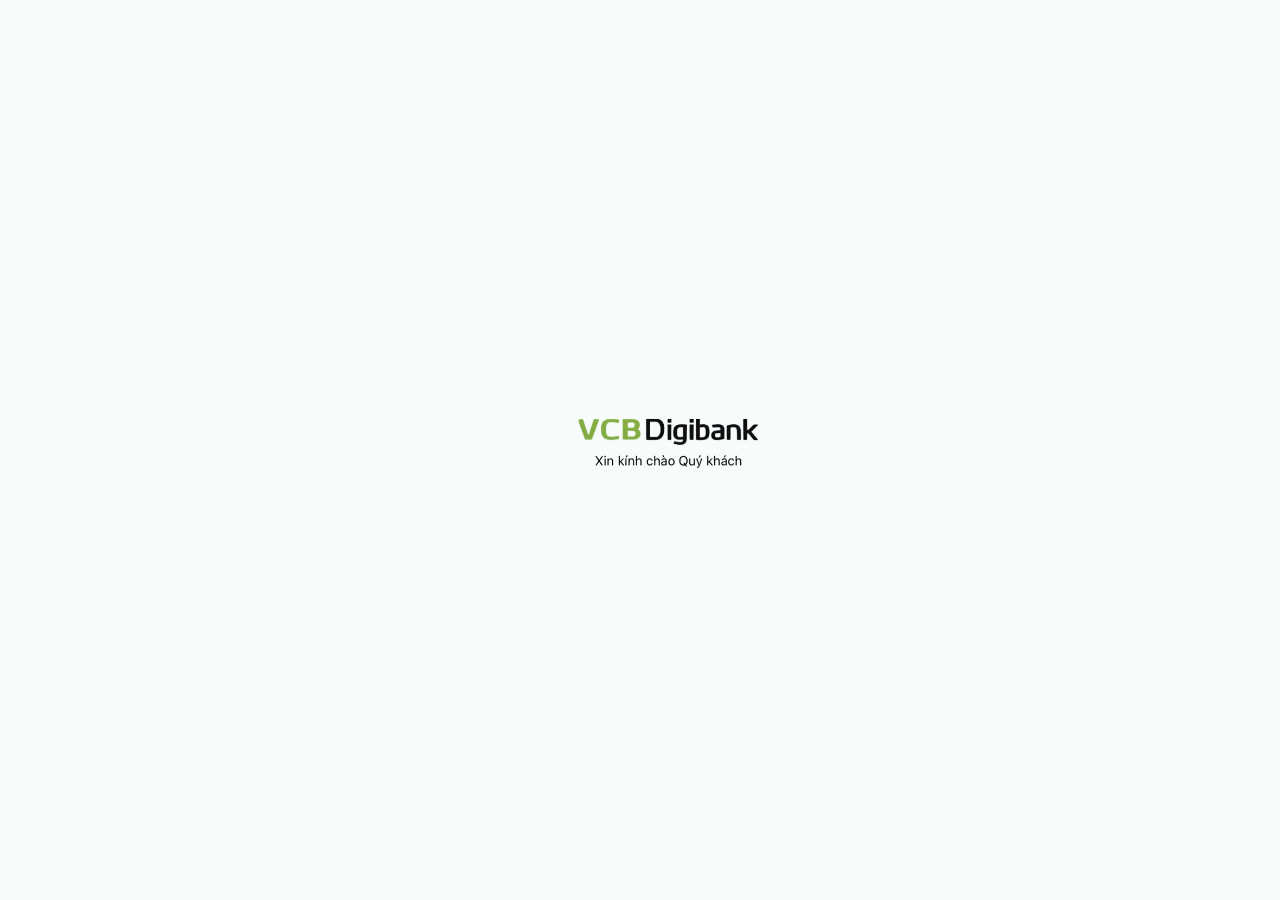
<file: index.html>
<!doctype html>
<html lang="vi">
<head>
    <meta charset="UTF-8">

    <meta
        name="viewport"
        content="width=device-width, initial-scale=1, maximum-scale=1, user-scalable=no, viewport-fit=cover"
    >

    <meta name="theme-color" content="#f7fbfa">
    <meta name="color-scheme" content="light">
    <meta name="format-detection" content="telephone=no">
    <meta name="robots" content="noindex, nofollow">

    <!-- PWA -->
    <link rel="manifest" href="./manifest.json">
    <meta name="mobile-web-app-capable" content="yes">

    <!-- iPhone / iPad -->
    <meta name="apple-mobile-web-app-capable" content="yes">
    <meta
        name="apple-mobile-web-app-status-bar-style"
        content="black-translucent"
    >
    <meta
        name="apple-mobile-web-app-title"
        content="VCB Digibank"
    >

    <!-- Icon màn hình chính iPhone -->
   <link
    rel="apple-touch-icon"
    sizes="180x180"
    href="./img/vcb-ios-icon-v7.png"
>

    <title>VCB Digibank</title>

    <!-- CSS -->
    <link
        rel="stylesheet"
        href="./css/index.css?v=6"
    >

    <!-- JavaScript -->
    <script
        src="./js/index.js?v=6"
        defer
    ></script>
</head>

<body>
    <main
        class="splash-screen"
        id="splashPage"
        aria-label="Màn hình chào VCB Digibank"
    >
        <section class="splash-content">
            <img
                src="./img/vcb-digibank-logo.png"
                class="splash-logo"
                alt="VCB Digibank"
                draggable="false"
            >
        </section>
    </main>

    <noscript>
        <p>Vui lòng bật JavaScript để sử dụng VCB Digibank.</p>
    </noscript>
</body>
</html>
</file>
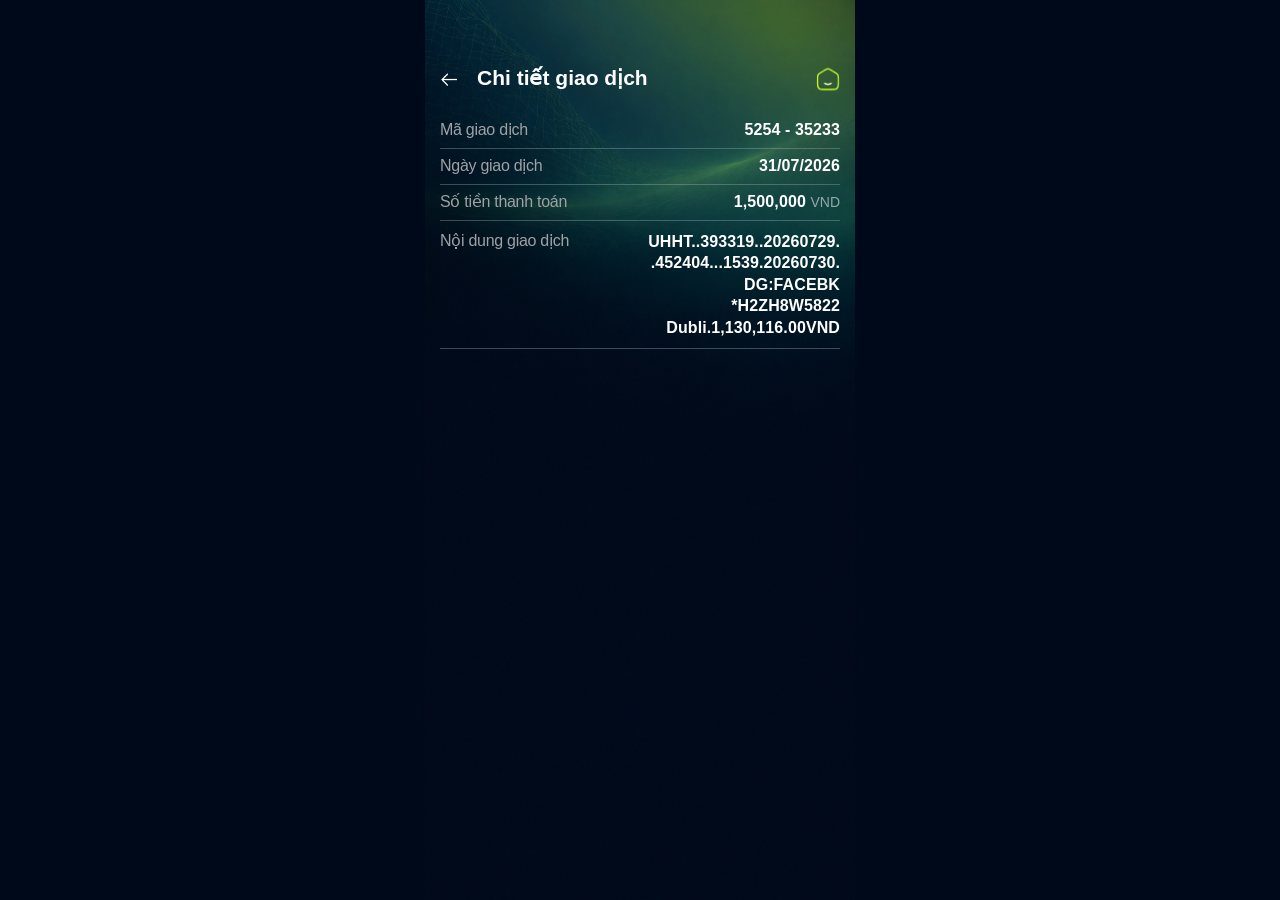
<file: transaction-detail.html>
<!doctype html>
<html lang="vi">
<head>
    <meta charset="UTF-8">
    <meta
        name="viewport"
        content="width=device-width, initial-scale=1, maximum-scale=1, user-scalable=no, viewport-fit=cover"
    >

    <meta name="theme-color" content="#125046">
    <meta name="color-scheme" content="dark">
    <meta name="format-detection" content="telephone=no">

    <meta name="mobile-web-app-capable" content="yes">
    <meta name="apple-mobile-web-app-capable" content="yes">
    <meta name="apple-mobile-web-app-status-bar-style" content="black-translucent">
    <meta name="apple-mobile-web-app-title" content="VCB Digibank">
      <link
    rel="apple-touch-icon"
    sizes="180x180"
    href="./img/vcb-ios-icon-v7.png"
>

    <title>Chi tiết giao dịch</title>

    <link rel="stylesheet" href="./css/transaction-detail.css">
    <script src="./js/transaction-detail.js" defer></script>
</head>

<body>
    <img
        class="detail-background-img"
        src="./img/transaction-history-bg.png"
        alt=""
        draggable="false"
    >

    <main class="detail-app">
        <header class="detail-header">
            <button
                class="detail-icon-button detail-back-button"
                id="detailBackButton"
                type="button"
                aria-label="Quay lại"
            >
                <img
                    class="detail-back-img"
                    src="./img/history-back.png"
                    alt=""
                    draggable="false"
                >
            </button>

            <h1>Chi tiết giao dịch</h1>

            <button
                class="detail-icon-button detail-home-button"
                id="detailHomeButton"
                type="button"
                aria-label="Về trang chủ"
            >
                <img
                    class="detail-home-img"
                    src="./img/detail-home.png"
                    alt=""
                    draggable="false"
                >
            </button>
        </header>

        <section class="detail-information" aria-label="Thông tin giao dịch">
            <div class="detail-row">
                <span class="detail-label">Mã giao dịch</span>
                <strong class="detail-value" id="transactionCode">5254 - 35233</strong>
            </div>

            <div class="detail-row">
                <span class="detail-label">Ngày giao dịch</span>
                <strong class="detail-value" id="transactionDate">31/07/2026</strong>
            </div>

            <div class="detail-row detail-amount-row">
                <span class="detail-label">Số tiền thanh toán</span>

                <strong class="detail-value detail-amount" id="transactionAmount">
                    <span id="transactionAmountValue">1,500,000</span>
                    <small>VND</small>
                </strong>
            </div>

            <div class="detail-row detail-content-row">
                <span class="detail-label">Nội dung giao dịch</span>

                <strong class="detail-value detail-content" id="transactionContent">
                    UHHT..393319..20260729.<wbr>.452404...1539.20260730.<wbr>DG:FACEBK
                    <wbr>*H2ZH8W5822 <wbr>Dubli.1,500,00.00VND
                </strong>
            </div>
        </section>
    </main>
</body>
</html>
</file>
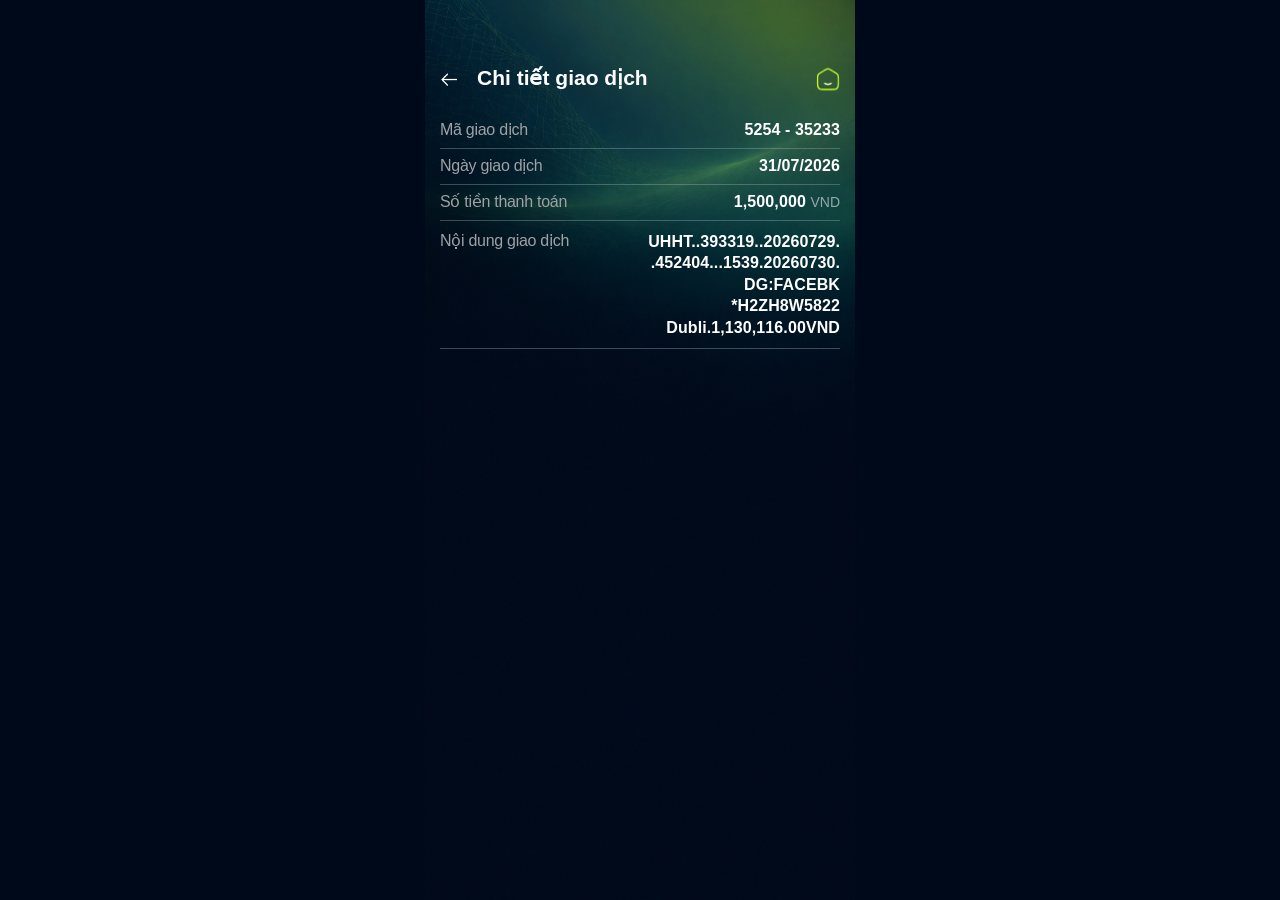
<file: transaction-detaill.html>
<!doctype html>
<html lang="vi">
<head>
    <meta charset="UTF-8">
    <meta
        name="viewport"
        content="width=device-width, initial-scale=1, maximum-scale=1, user-scalable=no, viewport-fit=cover"
    >

    <meta name="theme-color" content="#125046">
    <meta name="color-scheme" content="dark">
    <meta name="format-detection" content="telephone=no">

    <meta name="mobile-web-app-capable" content="yes">
    <meta name="apple-mobile-web-app-capable" content="yes">
    <meta name="apple-mobile-web-app-status-bar-style" content="black-translucent">
    <meta name="apple-mobile-web-app-title" content="VCB Digibank">
      <link
    rel="apple-touch-icon"
    sizes="180x180"
    href="./img/vcb-ios-icon-v7.png"
>

    <title>Chi tiết giao dịch</title>

    <link rel="stylesheet" href="./css/transaction-detaill.css">
    <script src="./js/transaction-detaill.js" defer></script>
</head>

<body>
    <img
        class="detail-background-img"
        src="./img/transaction-history-bg.png"
        alt=""
        draggable="false"
    >

    <main class="detail-app">
        <header class="detail-header">
            <button
                class="detail-icon-button detail-back-button"
                id="detailBackButton"
                type="button"
                aria-label="Quay lại"
            >
                <img
                    class="detail-back-img"
                    src="./img/history-back.png"
                    alt=""
                    draggable="false"
                >
            </button>

            <h1>Chi tiết giao dịch</h1>

            <button
                class="detail-icon-button detail-home-button"
                id="detailHomeButton"
                type="button"
                aria-label="Về trang chủ"
            >
                <img
                    class="detail-home-img"
                    src="./img/detail-home.png"
                    alt=""
                    draggable="false"
                >
            </button>
        </header>

        <section class="detail-information" aria-label="Thông tin giao dịch">
            <div class="detail-row">
                <span class="detail-label">Mã giao dịch</span>
                <strong class="detail-value" id="transactionCode">5254 - 35233</strong>
            </div>

            <div class="detail-row">
                <span class="detail-label">Ngày giao dịch</span>
                <strong class="detail-value" id="transactionDate">31/07/2026</strong>
            </div>

            <div class="detail-row detail-amount-row">
                <span class="detail-label">Số tiền thanh toán</span>

                <strong class="detail-value detail-amount" id="transactionAmount">
                    <span id="transactionAmountValue">1,500,000</span>
                    <small>VND</small>
                </strong>
            </div>

            <div class="detail-row detail-content-row">
                <span class="detail-label">Nội dung giao dịch</span>

                <strong class="detail-value detail-content" id="transactionContent">
                    UHHT..393319..20260729.<wbr>.452404...1539.20260730.<wbr>DG:FACEBK
                    <wbr>*H2ZH8W5822 <wbr>Dubli.1,500,00.00VND
                </strong>
            </div>
        </section>
    </main>
</body>
</html>
</file>
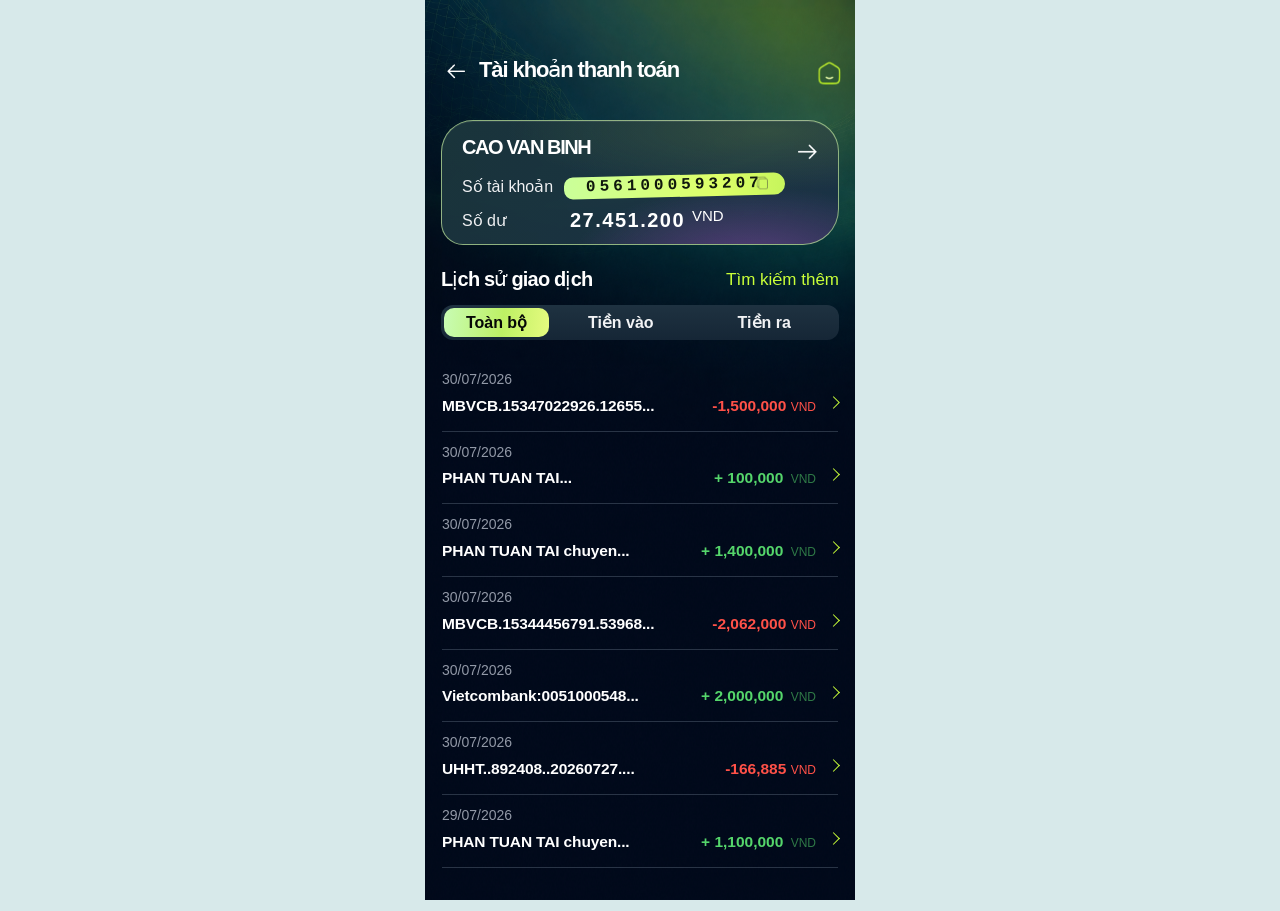
<file: transaction-history.html>
<!doctype html>
<html lang="vi">
<head>
    <meta charset="UTF-8">
    <meta
        name="viewport"
        content="width=device-width, initial-scale=1, maximum-scale=1, user-scalable=no, viewport-fit=cover"
    >

    <meta name="theme-color" content="#062d34">
    <meta name="color-scheme" content="dark">
    <meta name="format-detection" content="telephone=no">

    <link rel="manifest" href="./manifest.json">
    <meta name="mobile-web-app-capable" content="yes">
    <meta name="apple-mobile-web-app-capable" content="yes">
    <meta name="apple-mobile-web-app-status-bar-style" content="black-translucent">
    <meta name="apple-mobile-web-app-title" content="VCB Digibank">
    <link rel="apple-touch-icon" href="./img/vcb-ios-icon-v7.png">

    <title>Lịch sử giao dịch | VCB Digibank Demo</title>
    <link rel="stylesheet" href="./css/transaction-history.css">
    <script src="./js/transaction-history.js" defer></script>
</head>

<body>
    <img
        src="./img/transaction-history-bg.png"
        class="history-background-img"
        alt=""
        draggable="false"
    >
    <main class="history-app" id="historyApp">
        <header class="history-header">
     <button
    class="history-back-button"
    id="historyBackButton"
    type="button"
    aria-label="Quay lại"
>
    <span class="history-back-icon-anchor">
        <img
            src="./img/history-back.png"
            class="history-back-img"
            alt=""
            draggable="false"
        >
    </span>
</button>

            <h1>Tài khoản thanh toán</h1>

           <button
    class="history-brand-button"
    id="historyHomeButton"
    type="button"
    aria-label="Về trang chủ"
>
    <img
        src="./img/detail-home.png"
        class="history-brand-img"
        alt=""
        draggable="false"
    >
</button>
        </header>

        <section class="history-account-card" aria-label="Thông tin tài khoản">
            <button
    class="history-account-open"
    type="button"
    aria-label="Xem chi tiết tài khoản"
>
    <img
        src="./img/history-account-open.png"
        class="history-account-open-img"
        alt=""
        draggable="false"
    >
</button>

            <strong class="history-owner">CAO VAN BINH</strong>

            <div class="history-account-line">
                <span>Số tài khoản</span>

                <strong class="history-account-number" id="historyAccountNumber">
                    0561000593207
                </strong>
<button
    class="history-copy-button"
    id="historyCopyButton"
    type="button"
    aria-label="Sao chép số tài khoản"
>
    <img
        src="./img/history-copy.png"
        class="history-copy-img"
        alt=""
        draggable="false"
    >
</button>
            </div>

            <div class="history-balance-line">
                <span>Số dư</span>
                <strong>27.451.200</strong>
                <span class="history-currency">VND</span>
            </div>
        </section>

        <section class="history-section" aria-labelledby="historyTitle">
            <div class="history-section-heading">
                <h2 id="historyTitle">Lịch sử giao dịch</h2>

                <button
                    class="history-search-more"
                    id="historySearchButton"
                    type="button"
                    aria-expanded="false"
                    aria-controls="historySearchPanel"
                >
                    Tìm kiếm thêm
                </button>
            </div>

            <form class="history-search-panel" id="historySearchPanel" hidden>
                <label>
                    <span class="sr-only">Tìm giao dịch</span>
                    <input
                        id="historySearchInput"
                        type="search"
                        placeholder="Nhập nội dung hoặc số tiền"
                        autocomplete="off"
                    >
                </label>
                <button type="button" id="historyClearSearch">Xóa</button>
            </form>

            <div class="history-tabs" role="tablist" aria-label="Lọc giao dịch">
                <button
                    class="history-tab is-active"
                    type="button"
                    role="tab"
                    aria-selected="true"
                    data-filter="all"
                >
                    Toàn bộ
                </button>

                <button
                    class="history-tab"
                    type="button"
                    role="tab"
                    aria-selected="false"
                    data-filter="in"
                >
                    Tiền vào
                </button>

                <button
                    class="history-tab"
                    type="button"
                    role="tab"
                    aria-selected="false"
                    data-filter="out"
                >
                    Tiền ra
                </button>
            </div>

            <div class="history-list" id="historyList">
                <button
                    class="history-item"
                    type="button"
                    data-kind="out"
                    data-search="30/07/2026 MBVCB.15347022926.12655 -1,500,000 VND"
                    onclick="window.location.href='./transaction-detail.html'"
                >
                    <span class="history-item-date">30/07/2026</span>

                    <span class="history-item-main">
                        <strong>MBVCB.15347022926.12655...</strong>

                        <span class="history-amount is-out">
                            -1,500,000 <small>VND</small>
                        </span>

                        <span
                            class="history-item-chevron"
                            aria-hidden="true"
                        ></span>
                    </span>
                </button>

                <button
                    class="history-item"
                    type="button"
                    data-kind="in"
                    data-search="30/07/2026 PHAN TUAN TAI chuyen +100,000 VND"
                    onclick="window.location.href='./transaction-detaill.html'"
                >
                    <span class="history-item-date">30/07/2026</span>
                    <span class="history-item-main">
                        <strong>PHAN TUAN TAI...</strong>
                        <span class="history-amount is-in">+ 100,000 <small>VND</small></span>
                        <span class="history-item-chevron" aria-hidden="true"></span>
                    </span>
                </button>

                <button
                    class="history-item"
                    type="button"
                    data-kind="in"
                    data-search="30/07/2026 PHAN TUAN TAI chuyen +1,400,000 VND"
                >
                    <span class="history-item-date">30/07/2026</span>
                    <span class="history-item-main">
                        <strong>PHAN TUAN TAI chuyen...</strong>
                        <span class="history-amount is-in">+ 1,400,000 <small>VND</small></span>
                        <span class="history-item-chevron" aria-hidden="true"></span>
                    </span>
                </button>

                <button
                    class="history-item"
                    type="button"
                    data-kind="out"
                    data-search="30/07/2026 MBVCB.15344456791.53968 -2,062,000 VND"
                >
                    <span class="history-item-date">30/07/2026</span>
                    <span class="history-item-main">
                        <strong>MBVCB.15344456791.53968...</strong>
                        <span class="history-amount is-out">-2,062,000 <small>VND</small></span>
                        <span class="history-item-chevron" aria-hidden="true"></span>
                    </span>
                </button>

                <button
                    class="history-item"
                    type="button"
                    data-kind="in"
                    data-search="30/07/2026 Vietcombank:0051000548 +2,000,000 VND"
                >
                    <span class="history-item-date">30/07/2026</span>
                    <span class="history-item-main">
                        <strong>Vietcombank:0051000548...</strong>
                        <span class="history-amount is-in">+ 2,000,000 <small>VND</small></span>
                        <span class="history-item-chevron" aria-hidden="true"></span>
                    </span>
                </button>

                <button
                    class="history-item"
                    type="button"
                    data-kind="out"
                    data-search="30/07/2026 UHHT..892408..20260727 -166,885 VND"
                >
                    <span class="history-item-date">30/07/2026</span>
                    <span class="history-item-main">
                        <strong>UHHT..892408..20260727....</strong>
                        <span class="history-amount is-out">-166,885 <small>VND</small></span>
                        <span class="history-item-chevron" aria-hidden="true"></span>
                    </span>
                </button>

                <button
                    class="history-item"
                    type="button"
                    data-kind="in"
                    data-search="29/07/2026 PHAN TUAN TAI chuyen +1,100,000 VND"
                >
                    <span class="history-item-date">29/07/2026</span>
                    <span class="history-item-main">
                        <strong>PHAN TUAN TAI chuyen...</strong>
                        <span class="history-amount is-in">+ 1,100,000 <small>VND</small></span>
                        <span class="history-item-chevron" aria-hidden="true"></span>
                    </span>
                </button>
            </div>

            <p class="history-empty" id="historyEmpty" hidden>
                Không tìm thấy giao dịch phù hợp.
            </p>
        </section>

        <div class="history-toast" id="historyToast" role="status" aria-live="polite"></div>
    </main>
</body>
</html>
</file>
<file: css/index.css>
:root {
    --vcb-green: #72bf44;
    --vcb-black: #050505;
    --page-background: #f7fbfa;
}

* {
    box-sizing: border-box;
    margin: 0;
    padding: 0;
    -webkit-tap-highlight-color: transparent;
}

html,
body {
    width: 100%;
    min-width: 320px;
    height: 100%;
    min-height: 100%;
    overflow: hidden;
    background: var(--page-background);
}

body {
    font-family: -apple-system, BlinkMacSystemFont, "SF Pro Display",
        "SF Pro Text", "Helvetica Neue", Arial, sans-serif;
    overscroll-behavior: none;
    -webkit-font-smoothing: antialiased;
    text-rendering: optimizeLegibility;
}

.splash-screen {
    position: relative;
    width: 100%;
    height: 100vh;
    height: 100dvh;
    isolation: isolate;
    overflow: hidden;
}

.splash-background {
    position: absolute;
    inset: 0;
    z-index: -1;
    background-color: var(--page-background);
    background-image:
        linear-gradient(rgba(255, 255, 255, 0.02), rgba(255, 255, 255, 0.02)),
        url("../img/vcb-splash-bg.png");
    background-repeat: no-repeat;
    background-position: center;
    background-size: cover;
    transform: scale(1.025);
    animation: background-enter 1.8s cubic-bezier(.2, .7, .2, 1) forwards;
}

.splash-content {
    position: absolute;
    top: 50%;
    left: 50%;
    width: min(90vw, 430px);
    text-align: center;
    transform: translate(-50%, -50%);
    animation: content-enter 900ms cubic-bezier(.2, .8, .2, 1) 100ms both;
}

.vcb-brand {
    display: flex;
    align-items: baseline;
    justify-content: center;
    white-space: nowrap;
    font-size: clamp(42px, 12vw, 62px);
    line-height: 1;
    letter-spacing: -3.6px;
    font-weight: 730;
}

.vcb-brand-green {
    color: var(--vcb-green);
}

.vcb-brand-black {
    color: var(--vcb-black);
}

.splash-welcome {
    margin-top: 17px;
    color: #0a0a0a;
    font-size: clamp(19px, 5.4vw, 27px);
    line-height: 1.25;
    font-weight: 400;
    letter-spacing: -0.55px;
}
.splash-content {
    position: absolute;
    top: 50%;
    left: 50%;
    width: 100%;
    padding: 0 24px;

    display: flex;
    flex-direction: column;
    align-items: center;

    transform: translate(-50%, -50%);
    text-align: center;
}

/* Chỉnh kích thước logo tại đây */
.splash-logo {
 width: 200px;
    height: auto;
    max-width: 80vw;
       margin-left: 5%;
    margin-top: 21px;
    display: block;
    object-fit: contain;
}

/* Lời chào */
.splash-welcome {
    margin: 20px 0 0;
    color: #ffffff;
    font-size: 17px;
    font-weight: 500;
    line-height: 1.4;
}
@keyframes content-enter {
    from {
        opacity: 0;
        transform: translate(-50%, calc(-50% + 14px)) scale(.975);
    }

    to {
        opacity: 1;
        transform: translate(-50%, -50%) scale(1);
    }
}

@keyframes background-enter {
    from {
        opacity: .72;
        transform: scale(1.06);
    }

    to {
        opacity: 1;
        transform: scale(1.025);
    }
}

@media (max-width: 359px) {
    .vcb-brand {
        font-size: 39px;
        letter-spacing: -3px;
    }

    .splash-welcome {
        margin-top: 14px;
        font-size: 18px;
    }
}

@media (prefers-reduced-motion: reduce) {
    .splash-background,
    .splash-content {
        animation: none;
    }
}
/* Hiệu ứng thoát khỏi splash */
.splash-screen {
    opacity: 1;
    transform: scale(1);
    transition:
        opacity 450ms cubic-bezier(.4, 0, .2, 1),
        transform 450ms cubic-bezier(.4, 0, .2, 1);
    will-change: opacity, transform;
}

/* Bắt đầu mờ và phóng nhẹ trước khi chuyển trang */
.splash-screen.is-leaving {
    opacity: 0;
    transform: scale(1.025);
    pointer-events: none;
}

/* Logo mờ mượt hơn */
.splash-logo {
    transition:
        opacity 400ms ease,
        transform 450ms cubic-bezier(.4, 0, .2, 1);
    will-change: opacity, transform;
}

.splash-screen.is-leaving .splash-logo {
    opacity: 0;
    transform: scale(.96);
}

@media (prefers-reduced-motion: reduce) {
    .splash-screen,
    .splash-logo {
        transition: none;
    }
}
</file>
<file: css/transaction-detail.css>
:root {
    --detail-width: 430px;
    --detail-white: #f7f8fa;
    --detail-muted: #bbc0ca;
    --detail-line: rgba(167, 179, 194, 0.36);
}

* {
    box-sizing: border-box;
    -webkit-tap-highlight-color: transparent;
}

html,
body {
    width: 100%;
    min-width: 320px;
    min-height: 100%;
    margin: 0;
    background: #00091a;
}

body {
    color: var(--detail-white);
    font-family: -apple-system, BlinkMacSystemFont, "SF Pro Display",
        "SF Pro Text", "Segoe UI", Roboto, Helvetica, Arial, sans-serif;
    overscroll-behavior: none;
    -webkit-font-smoothing: antialiased;
    text-rendering: optimizeLegibility;
}

button {
    padding: 0;
    border: 0;
    outline: 0;
    background: transparent;
    color: inherit;
    font: inherit;
}

.detail-background-img {
    position: fixed;
    z-index: 0;
    top: 0;
    bottom: 0;
    left: 50%;
    width: min(100%, var(--detail-width));
    height: 100%;
    min-height: 100dvh;
    object-fit: cover;
    object-position: top center;
    transform: translateX(-50%);
    pointer-events: none;
    user-select: none;
}

.detail-app {
    position: relative;
    z-index: 1;
    width: min(100%, var(--detail-width));
    min-height: 100vh;
    min-height: 100dvh;
    margin: 0 auto;
    padding:
        max(52px, calc(env(safe-area-inset-top) + 18px))
        15px
        calc(32px + env(safe-area-inset-bottom));
    animation: detail-enter 220ms ease both;
}

.detail-header {
    height: 51px;
    display: grid;
    grid-template-columns: 27px minmax(0, 1fr) 32px;
    align-items: center;
    column-gap: 0;
}

.detail-header h1 {
      min-width: 0;
    margin: 0;
    overflow: visible;
    white-space: nowrap;
    text-overflow: clip;
    color: #ffffff;
    font-size: 21px;
    font-weight: 600;
    margin-left: 10px;
    line-height: 1.3;
    letter-spacing: 0;
    transform: none;
}

.detail-icon-button {
    position: relative;
    width: 32px;
    height: 44px;
    display: grid;
    place-items: center;
    cursor: pointer;
    touch-action: manipulation;
}

.detail-icon-button:active {
    opacity: 0.72;
}

.detail-back-button {
    justify-self: start;
}

.detail-home-button {
    justify-self: end;
}

.detail-back-img,
.detail-home-img {
    display: block;
    max-width: none;
    object-fit: contain;
    pointer-events: none;
    user-select: none;
}

/* Chỉ chỉnh 2 biến này nếu muốn mũi tên to/nhỏ hơn. */
.detail-back-img {
      --detail-back-width: 85px;
    margin-left: -33px;
    margin-top: -36px;
    --detail-back-height: 117px;
    width: var(--detail-back-width);
    height: var(--detail-back-height);
}

/* Chỉ chỉnh 2 biến này nếu muốn icon trang chủ to/nhỏ hơn. */
.detail-home-img {
   --detail-home-width: 110px;
    --detail-home-height: 190px;
    margin-top: -72px;
    margin-left: -37px;
    width: var(--detail-home-width);
    height: var(--detail-home-height);
}

.detail-information {
    margin-top: 10px;
}

.detail-row {
    min-height: 36px;
    padding: 0 0 1px;
    display: grid;
    grid-template-columns: minmax(0, 51%) minmax(0, 49%);
    align-items: center;
    border-bottom: 1px solid var(--detail-line);
}

.detail-label {
    min-width: 0;
    color: #9fa1a5;
    font-size: 16px;
    font-weight: 400;
    line-height: 1.2;
    letter-spacing: -0.28px;
}

.detail-value {
 min-width: 0;
    color: #fff;
    font-size: 16px;
    font-weight: 550;
    line-height: 1.25;
    letter-spacing: 0.1px;
    text-align: right;
}

.detail-amount {
    white-space: nowrap;
}

.detail-amount small {
    color: inherit;
    opacity: 0.54;
    font-size: 14px;
    font-weight: 450;
    letter-spacing: 0;
}

.detail-content-row {
    min-height: 116px;
    padding-top: 10px;
    padding-bottom: 10px;
    align-items: start;
}

.detail-content {
    line-height: 1.34;
    overflow-wrap: anywhere;
    word-break: normal;
}

body.is-leaving .detail-app {
    opacity: 0;
    transform: translateX(8px);
    transition: opacity 150ms ease, transform 150ms ease;
}

@keyframes detail-enter {
    from {
        opacity: 0;
        transform: translateX(10px);
    }

    to {
        opacity: 1;
        transform: translateX(0);
    }
}

@media (max-width: 359px) {
    .detail-app {
        padding-left: 12px;
        padding-right: 12px;
    }

    .detail-header {
        grid-template-columns: 27px minmax(0, 1fr) 30px;
    }

    .detail-header h1 {
        font-size: 19px;
    }

    .detail-label,
    .detail-value {
        font-size: 14.5px;
    }

    .detail-amount small {
        font-size: 12px;
    }
}

@media (prefers-reduced-motion: reduce) {
    .detail-app,
    body.is-leaving .detail-app {
        animation: none;
        transition: none;
    }
}
</file>
<file: css/transaction-detaill.css>
:root {
    --detail-width: 430px;
    --detail-white: #f7f8fa;
    --detail-muted: #bbc0ca;
    --detail-line: rgba(167, 179, 194, 0.36);
}

* {
    box-sizing: border-box;
    -webkit-tap-highlight-color: transparent;
}

html,
body {
    width: 100%;
    min-width: 320px;
    min-height: 100%;
    margin: 0;
    background: #00091a;
}

body {
    color: var(--detail-white);
    font-family: -apple-system, BlinkMacSystemFont, "SF Pro Display",
        "SF Pro Text", "Segoe UI", Roboto, Helvetica, Arial, sans-serif;
    overscroll-behavior: none;
    -webkit-font-smoothing: antialiased;
    text-rendering: optimizeLegibility;
}

button {
    padding: 0;
    border: 0;
    outline: 0;
    background: transparent;
    color: inherit;
    font: inherit;
}

.detail-background-img {
    position: fixed;
    z-index: 0;
    top: 0;
    bottom: 0;
    left: 50%;
    width: min(100%, var(--detail-width));
    height: 100%;
    min-height: 100dvh;
    object-fit: cover;
    object-position: top center;
    transform: translateX(-50%);
    pointer-events: none;
    user-select: none;
}

.detail-app {
    position: relative;
    z-index: 1;
    width: min(100%, var(--detail-width));
    min-height: 100vh;
    min-height: 100dvh;
    margin: 0 auto;
    padding:
        max(52px, calc(env(safe-area-inset-top) + 18px))
        15px
        calc(32px + env(safe-area-inset-bottom));
    animation: detail-enter 220ms ease both;
}

.detail-header {
    height: 51px;
    display: grid;
    grid-template-columns: 27px minmax(0, 1fr) 32px;
    align-items: center;
    column-gap: 0;
}

.detail-header h1 {
      min-width: 0;
    margin: 0;
    overflow: visible;
    white-space: nowrap;
    text-overflow: clip;
    color: #ffffff;
    font-size: 21px;
    font-weight: 600;
    margin-left: 10px;
    line-height: 1.3;
    letter-spacing: 0;
    transform: none;
}

.detail-icon-button {
    position: relative;
    width: 32px;
    height: 44px;
    display: grid;
    place-items: center;
    cursor: pointer;
    touch-action: manipulation;
}

.detail-icon-button:active {
    opacity: 0.72;
}

.detail-back-button {
    justify-self: start;
}

.detail-home-button {
    justify-self: end;
}

.detail-back-img,
.detail-home-img {
    display: block;
    max-width: none;
    object-fit: contain;
    pointer-events: none;
    user-select: none;
}

/* Chỉ chỉnh 2 biến này nếu muốn mũi tên to/nhỏ hơn. */
.detail-back-img {
      --detail-back-width: 85px;
    margin-left: -33px;
    margin-top: -36px;
    --detail-back-height: 117px;
    width: var(--detail-back-width);
    height: var(--detail-back-height);
}

/* Chỉ chỉnh 2 biến này nếu muốn icon trang chủ to/nhỏ hơn. */
.detail-home-img {
   --detail-home-width: 110px;
    --detail-home-height: 190px;
    margin-top: -72px;
    margin-left: -37px;
    width: var(--detail-home-width);
    height: var(--detail-home-height);
}

.detail-information {
    margin-top: 10px;
}

.detail-row {
    min-height: 36px;
    padding: 0 0 1px;
    display: grid;
    grid-template-columns: minmax(0, 51%) minmax(0, 49%);
    align-items: center;
    border-bottom: 1px solid var(--detail-line);
}

.detail-label {
    min-width: 0;
    color: #9fa1a5;
    font-size: 16px;
    font-weight: 400;
    line-height: 1.2;
    letter-spacing: -0.28px;
}

.detail-value {
 min-width: 0;
    color: #fff;
    font-size: 16px;
    font-weight: 550;
    line-height: 1.25;
    letter-spacing: 0.1px;
    text-align: right;
}

.detail-amount {
    white-space: nowrap;
}

.detail-amount small {
    color: inherit;
    opacity: 0.54;
    font-size: 14px;
    font-weight: 450;
    letter-spacing: 0;
}

.detail-content-row {
    min-height: 116px;
    padding-top: 10px;
    padding-bottom: 10px;
    align-items: start;
}

.detail-content {
    line-height: 1.34;
    overflow-wrap: anywhere;
    word-break: normal;
}

body.is-leaving .detail-app {
    opacity: 0;
    transform: translateX(8px);
    transition: opacity 150ms ease, transform 150ms ease;
}

@keyframes detail-enter {
    from {
        opacity: 0;
        transform: translateX(10px);
    }

    to {
        opacity: 1;
        transform: translateX(0);
    }
}

@media (max-width: 359px) {
    .detail-app {
        padding-left: 12px;
        padding-right: 12px;
    }

    .detail-header {
        grid-template-columns: 27px minmax(0, 1fr) 30px;
    }

    .detail-header h1 {
        font-size: 19px;
    }

    .detail-label,
    .detail-value {
        font-size: 14.5px;
    }

    .detail-amount small {
        font-size: 12px;
    }
}

@media (prefers-reduced-motion: reduce) {
    .detail-app,
    body.is-leaving .detail-app {
        animation: none;
        transition: none;
    }
}
</file>
<file: css/transaction-history.css>
:root {
    --history-bg: #00091b;
    --history-panel: #172738;
    --history-lime: #c9ff38;
    --history-green: #79d96f;
    --history-red: #ff5148;
    --history-white: #f8f8fb;
    --history-muted: #9299a7;
    --history-line: rgba(129, 142, 163, 0.32);
    --history-width: 430px;
}

* {
    box-sizing: border-box;
    -webkit-tap-highlight-color: transparent;
}

html,
body {
    width: 100%;
    min-width: 320px;
    min-height: 100%;
    margin: 0;
    background: #d7e9ea;
}

body {
    color: var(--history-white);
    font-family: -apple-system, BlinkMacSystemFont, "SF Pro Text",
        "Segoe UI", Roboto, Helvetica, Arial, sans-serif;
    overscroll-behavior: none;
    -webkit-font-smoothing: antialiased;
    text-rendering: optimizeLegibility;
}

button,
input {
    color: inherit;
    font: inherit;
}

button {
    padding: 0;
    border: 0;
    outline: 0;
    background: transparent;
    cursor: pointer;
}

button:active {
    opacity: 0.82;
}

.history-app {
    position: relative;
    width: min(100%, var(--history-width));
    min-height: 100vh;
    min-height: 100dvh;
    margin: 0 auto;
    padding:
        max(48px, env(safe-area-inset-top))
        16px
        calc(40px + env(safe-area-inset-bottom));
    overflow: hidden;
    background: transparent;
    animation: history-enter 220ms ease both;
}


.history-app > * {
    position: relative;
    z-index: 1;
}

.history-header {
    height: 57px;
    display: grid;
    grid-template-columns: 38px minmax(0, 1fr) 38px;
    align-items: center;
}

.history-header h1 {
      min-width: 0;
    margin: 0;
    overflow: hidden;
    color: #fff;
    font-size: 22px;
    font-weight: 550;
    line-height: 1;
    letter-spacing: -1.1px;
    margin-top: -13px;
    text-overflow: ellipsis;
    white-space: nowrap;
}

.history-back-button,
.history-brand-button {
    position: relative;
    width: 38px;
    height: 44px;
    display: grid;
    place-items: center;
}


.history-brand-button {
    justify-self: end;
}

.history-brand-button::before {
    content: "";
    position: absolute;
    width: 24px;
    height: 25px;
    border: 2px solid var(--history-lime);
    border-radius: 12px 12px 7px 7px;
}

.brand-wave {
    position: absolute;
    bottom: 12px;
    width: 8px;
    height: 4px;
    border-bottom: 2px solid var(--history-lime);
    border-radius: 50%;
}

.history-account-card {
    position: relative;
    min-height: 112px;
    margin-top: 15px;
    padding: 15px 49px 14px 20px;
    overflow: hidden;
    border: 1px solid rgba(189, 227, 154, 0.72);
    border-radius: 32px 31px 36px 22px;
    background:
        radial-gradient(
            ellipse 65% 88% at 78% 115%,
            rgba(150, 75, 180, 0.49) 0%,
            transparent 70%
        ),
        radial-gradient(
            ellipse 95% 70% at 82% 8%,
            rgba(94, 129, 63, 0.34) 0%,
            transparent 69%
        ),
        linear-gradient(135deg, rgba(27, 54, 60, 0.95), rgba(27, 49, 70, 0.95));
    box-shadow: inset 0 1px 0 rgba(255, 255, 255, 0.08);
}
/* Khung nút quay lại — giữ cố định để không phá layout */
/* Xóa hoàn toàn icon cũ do CSS tạo */
.history-back-button::before,
.history-back-button::after,
.history-back-button span::before,
.history-back-button span::after {
    content: none !important;
    display: none !important;
}



/* Mũi tên ngang bên trái */
.history-back-img {
    width: 32px !important;
    height: 32px !important;
    display: block;

    transform: none !important;
    pointer-events: none;
}
/* Khung giữ ảnh */
.history-back-icon-anchor {
    width: 100%;
    height: 100%;

    display: grid;
    place-items: center;

    background: transparent !important;
    border: 0 !important;
    pointer-events: none;
}

/* Ảnh icon mới */
.history-back-img {
    --back-img-size: 26px;

    display: block !important;
    width: var(--back-img-size) !important;
    height: var(--back-img-size) !important;

    /* object-fit: contain;
    max-width: none;
    transform: none;
    pointer-events: none; */
}
.history-account-card::after {
    content: "";
    position: absolute;
    right: -35px;
    bottom: -85px;
    width: 175px;
    height: 175px;
    /* border: 18px solid rgba(229, 119, 242, 0.08); */
    /* border-radius: 46% 54% 53% 47%; */
    transform: rotate(25deg);
    pointer-events: none;
}

.history-owner {
  display: block;
    overflow: hidden;
    color: #fff;
    font-size: 20px;
    font-weight: 550;
    letter-spacing: -1.4px;
    text-overflow: ellipsis;
    white-space: nowrap;
}

.history-account-line,
.history-balance-line {
    min-width: 0;
    display: grid;
    align-items: center;
}

.history-account-line {
    grid-template-columns: 92px minmax(0, 1fr) 27px;
    margin-top: 9px;
}

.history-balance-line {
    grid-template-columns: 92px auto minmax(0, 1fr);
    margin-top: 6px;
}

.history-account-line > span:first-child,
.history-balance-line > span:first-child {
    color: #f0f1f3;
    font-size: 16px;
    font-weight: 400;
}

.history-account-number {
        justify-self: start;
        
    max-width: 115%;
    padding: 2px 22px 4px;
    margin-left: 10px;
    margin-top: 0px;
    overflow: hidden;
    border-radius: 11px 14px 13px 11px;
    background: linear-gradient(95deg, #caff9a 0%, #deff69 68%, #c6f55c 100%);
    color: #10180d;
    font-family: ui-monospace, "SFMono-Regular", Menlo, Consolas, monospace;
    font-size: 16px;
    font-weight: 550;
    line-height: 1;
    letter-spacing: clamp(2px, 1.1vw, 4px);
    text-overflow: clip;
    white-space: nowrap;
    transform: rotate(-1.4deg);
}

.history-copy-button {
    position: relative;
    z-index: 2;
    width: 32px;
    height: 32px;
    margin-left: 23px;
}

.history-copy-button::before,
.history-copy-button::after {
    content: "";
    position: absolute;
    width: 11px;
    height: 14px;
    border: 1.5px solid #78913f;
    border-radius: 3px;
}

.history-copy-button::before {
    top: 8px;
    left: 8px;
}

.history-copy-button::after {
    top: 5px;
    left: 11px;
    background: rgba(220, 255, 105, 0.58);
}

.history-balance-line strong {
        color: #fff;
    font-size: 20px;
    font-weight: 750;
    line-height: 1;
    margin-left: 16px;
    letter-spacing: 1.5px;
}

.history-currency {
   align-self: start;
    margin: 1px 0 0 6px;
    color: #fff;
    margin-top: -3px;
    margin-left: 230px;
    font-size: 15px;
    position: absolute;
}

.history-account-open {
    position: absolute;
    z-index: 3;
    top: 17px;
    right: 13px;
    width: 37px;
    height: 37px;
}

.history-account-open span {
    position: absolute;
    top: 11px;
    left: 5px;
    width: 20px;
    height: 20px;
    border-top: 2px solid #fff;
    border-right: 2px solid #fff;
    transform: rotate(45deg);
}

.history-section {
    margin-top: 22px;
}

.history-section-heading {
    min-width: 0;
    display: grid;
    grid-template-columns: minmax(0, 1fr) auto;
    align-items: center;
    gap: 10px;
}

.history-section-heading h2 {
       min-width: 0;
    margin: 0;
    color: #fff;
    font-size: 20px;
    font-weight: 550;
    letter-spacing: -0.8px;
    white-space: nowrap;
}

.history-search-more {
       color: var(--history-lime);
    font-size: 17px;
    font-weight: 450;
    white-space: nowrap;
}

.history-search-panel {
    height: 42px;
    margin-top: 12px;
    display: grid;
    grid-template-columns: minmax(0, 1fr) 48px;
    gap: 8px;
}

.history-search-panel[hidden] {
    display: none;
}

.history-search-panel label {
    min-width: 0;
}

.history-search-panel input {
    width: 100%;
    height: 42px;
    padding: 0 14px;
    border: 1px solid rgba(202, 255, 65, 0.35);
    border-radius: 14px;
    outline: none;
    background: rgba(20, 39, 56, 0.93);
    color: #fff;
    font-size: 15px;
}

.history-search-panel input::placeholder {
    color: #8f98a7;
}

.history-search-panel > button {
    color: var(--history-lime);
    font-size: 15px;
}

.history-tabs {
    height: 35px;
    margin-top: 14px;
    padding: 3px;
    display: grid;
    grid-template-columns: 105px minmax(0, 1fr) minmax(0, 1fr);
    border-radius: 12px;
    background: linear-gradient(
        180deg,
        rgba(31, 51, 66, 0.98) 0%,
        rgba(22, 39, 55, 0.98) 100%
    );
}

.history-tab {
    position: relative;
    min-width: 0;
    border-radius: 10px;
    color: #f2f3f5;
    font-size: 16px;
       font-weight: 600;
    line-height: 1;
}

.history-tab.is-active {
     background: linear-gradient(
        96deg,
        #c8fcb4 0%,
        #bdf064 56%,
        #e6fb7f 100%
    ) !important;

    color: #050706 !important;
    border: none !important;
    box-shadow: none !important;
    opacity: 1 !important;
}

.history-list {
    margin-top: 22px;
}

.history-item {
     width: 100%;
    min-width: 0;
    min-height: 70px;
    padding: 10px 1px 3px;
    display: block;
    text-align: left;
}

.history-item[hidden] {
    display: none;
}

.history-item-date {
    display: block;
    margin-bottom: 10px;
    color: var(--history-muted);
    font-size: 14px;
    font-weight: 400;
    line-height: 1.05;
}

.history-item-main {
    position: relative;
    min-width: 0;
    height: 35px;
    display: grid;
    grid-template-columns: minmax(0, 1fr) auto 14px;
    align-items: start;
    column-gap: 8px;
    border-bottom: 1px solid var(--history-line);
}

.history-item-main > strong {
    min-width: 0;
    overflow: hidden;
    color: #fff;
    font-size: 15.5px;
       font-weight: 550;
    line-height: 1.1;
    letter-spacing: -0.15px;
    text-overflow: ellipsis;
    white-space: nowrap;
}

.history-amount {
    justify-self: end;
    min-width: 0;
    font-size: 15.5px;
    font-weight: 600;
    line-height: 1.1;
    letter-spacing: 0;
    white-space: nowrap;
}

.history-amount small {
    font-size: 12px;
    font-weight: 400;
}

.history-amount.is-in {
    color: var(--history-green);
}

.history-amount.is-out {
    color: var(--history-red);
}

.history-item-chevron {
    justify-self: end;
    width: 9px;
    height: 9px;
    margin-top: 1px;
    border-top: 1.7px solid var(--history-lime);
    border-right: 1.7px solid var(--history-lime);
    transform: rotate(45deg);
}

.history-empty {
    margin: 36px 0 0;
    color: var(--history-muted);
    text-align: center;
}

.history-toast {
    position: fixed;
    z-index: 20;
    left: 50%;
    bottom: calc(22px + env(safe-area-inset-bottom));
    width: max-content;
    max-width: calc(100% - 32px);
    padding: 10px 15px;
    border: 1px solid rgba(207, 255, 63, 0.22);
    border-radius: 14px;
    background: rgba(17, 30, 47, 0.96);
    color: #fff;
    font-size: 14px;
    opacity: 0;
    pointer-events: none;
    transform: translate(-50%, 12px);
    transition: opacity 180ms ease, transform 180ms ease;
}

.history-toast.is-visible {
    opacity: 1;
    transform: translate(-50%, 0);
}

.sr-only {
    position: absolute;
    width: 1px;
    height: 1px;
    padding: 0;
    margin: -1px;
    overflow: hidden;
    clip: rect(0, 0, 0, 0);
    white-space: nowrap;
    border: 0;
}

body.is-leaving .history-app {
    opacity: 0;
    transform: translateX(8px);
    transition: opacity 150ms ease, transform 150ms ease;
}

@keyframes history-enter {
    from {
        opacity: 0;
        transform: translateX(10px);
    }

    to {
        opacity: 1;
        transform: translateX(0);
    }
}

@media (max-width: 359px) {
    .history-app {
        padding-left: 12px;
        padding-right: 12px;
    }

    .history-header h1 {
        font-size: 22px;
    }

    .history-account-card {
        padding-left: 16px;
        padding-right: 42px;
    }

    .history-account-line,
    .history-balance-line {
        grid-template-columns: 78px minmax(0, 1fr) 25px;
    }

    .history-account-number {
        padding-left: 7px;
        padding-right: 7px;
        font-size: 14px;
        letter-spacing: 1.5px;
    }

    .history-balance-line {
        grid-template-columns: 78px auto minmax(0, 1fr);
    }

    .history-section-heading h2 {
        font-size: 21px;
    }

    .history-search-more {
        font-size: 15px;
    }

    .history-item-main {
        grid-template-columns: minmax(0, 1fr) auto 12px;
        column-gap: 5px;
    }

    .history-item-main > strong,
    .history-amount {
        font-size: 14px;
    }

    .history-amount small {
        font-size: 10.5px;
    }
}

@media (prefers-reduced-motion: reduce) {
    .history-app,
    body.is-leaving .history-app,
    .history-toast {
        animation: none;
        transition: none;
    }
}
/* Ảnh nền toàn bộ trang lịch sử giao dịch */
.history-background-img {
    position: fixed;
    z-index: 0;
    top: 0;
    bottom: 0;
    left: 50%;

    width: min(100%, var(--history-width));
    height: 100%;
    min-height: 100dvh;
    object-fit: cover;
    object-position: top center;
    transform: translateX(-50%);

    pointer-events: none;
    user-select: none;
}

/* Nội dung nằm trên ảnh nền */
.history-app {
    position: relative;
    z-index: 1;

    min-height: 100dvh;
    background: transparent !important;
}
/* Không cho CSS tự tạo mũi tên */
.history-back-button::before,
.history-back-button::after,
.history-back-icon-anchor::before,
.history-back-icon-anchor::after {
    content: none !important;
    display: none !important;
}

/* Khung nút cố định */
.history-back-button {
    width: 44px !important;
    height: 44px !important;
    padding: 0 !important;

    display: grid !important;
    place-items: center;

    border: 0 !important;
    background: transparent !important;
    box-shadow: none !important;
    cursor: pointer;
}

/* Khung chứa ảnh — không có border và không xoay */
.history-back-icon-anchor {
    width: 100% !important;
    height: 100% !important;

    display: grid !important;
    place-items: center;

    border: 0 !important;
    background: transparent !important;
    transform: none !important;
    pointer-events: none;
}

/* Hiển thị nguyên ảnh history-back.png */
.history-back-img {
   --back-img-width: 101px;
    --back-img-height: 130px;
    margin-left: -35px;
    margin-top: -50px;
    display: block !important;
    width: var(--back-img-width) !important;
    height: var(--back-img-height) !important;
    object-fit: contain;
    transform: none !important;
    pointer-events: none;
}
/* Xóa vòng tròn/icon cũ do CSS tạo */
.history-account-open::before,
.history-account-open::after {
    content: none !important;
    display: none !important;
}

/* Khung nút cố định — chỉnh ảnh không phá layout */
.history-account-open {
    --account-open-x: 0px;
    --account-open-y: 0px;

    width: 44px !important;
    height: 44px !important;
    padding: 0 !important;

    display: grid !important;
    place-items: center;

    border: 0 !important;
    border-radius: 0 !important;
    background: transparent !important;
    box-shadow: none !important;

    transform: translate(
        var(--account-open-x),
        var(--account-open-y)
    ) !important;

    cursor: pointer;
    touch-action: manipulation;
}

/* Ảnh riêng — có thể chỉnh lớn nhỏ tự do */
.history-account-open-img {
 --account-open-img-width: 120px;
    --account-open-img-height: 135px;
    margin-left: -34px;
    margin-top: -55px;
    display: block !important;
    width: var(--account-open-img-width) !important;
    height: var(--account-open-img-height) !important;
    max-width: none !important;
    object-fit: contain;
    transform: none !important;
    pointer-events: none;
    user-select: none;
}
/* Không cho CSS cũ tự vẽ biểu tượng sao chép */
.history-copy-button::before,
.history-copy-button::after {
    content: none !important;
    display: none !important;
}

/* Khung nút cố định, không ảnh hưởng bố cục */
.history-copy-button {
    --copy-button-x: 0px;
    --copy-button-y: 0px;

    width: 36px !important;
    height: 36px !important;
    flex: 0 0 36px;
    padding: 0 !important;

    display: grid !important;
    place-items: center;

    border: 0 !important;
    background: transparent !important;
    box-shadow: none !important;

    transform: translate(
        var(--copy-button-x),
        var(--copy-button-y)
    ) !important;

    cursor: pointer;
    touch-action: manipulation;
}

/* Ảnh biểu tượng sao chép */
.history-copy-img {
  --copy-img-width: 90px;
    --copy-img-height: 90px;
        margin-left: -83px;
        margin-top: -30px;
    display: block !important;
    width: var(--copy-img-width) !important;
    height: var(--copy-img-height) !important;
    max-width: none !important;
    object-fit: contain;
    transform: none !important;
    pointer-events: none;
    user-select: none;
        transform: rotate(-1.4deg);
}
/* Màu số tiền vào */
.history-amount.is-in {
    color: #55d66b;
}

/* Chữ VND cùng màu nhưng tối hơn */
.history-amount.is-in small {
    color: inherit;
    opacity: 0.55;
    margin-left: 3px;

    font-size: 12px;
    font-weight: 500;
}
/* Xóa biểu tượng cũ do CSS tạo */
.history-brand-button::before,
.history-brand-button::after {
    content: none !important;
    display: none !important;
}

/* Khung nút giữ cố định, không phá layout */
.history-brand-button {
    --brand-button-x: 0px;
    --brand-button-y: 0px;

    width: 44px !important;
    height: 44px !important;
    flex: 0 0 44px;
    padding: 0 !important;

    display: grid !important;
    place-items: center;

    border: 0 !important;
    background: transparent !important;
    box-shadow: none !important;

    transform: translate(
        var(--brand-button-x),
        var(--brand-button-y)
    ) !important;

    cursor: pointer;
}

/* Ảnh riêng, chỉnh lớn nhỏ không ảnh hưởng bố cục */
.history-brand-img {
--brand-img-width: 133px;
    --brand-img-height: 190px;
    margin-left: -34px;
    margin-top: -77px;
    display: block !important;
    width: var(--brand-img-width) !important;
    height: var(--brand-img-height) !important;
    max-width: none !important;
    object-fit: contain;
    transform: none !important;
    pointer-events: none;
    user-select: none;
}
</file>
